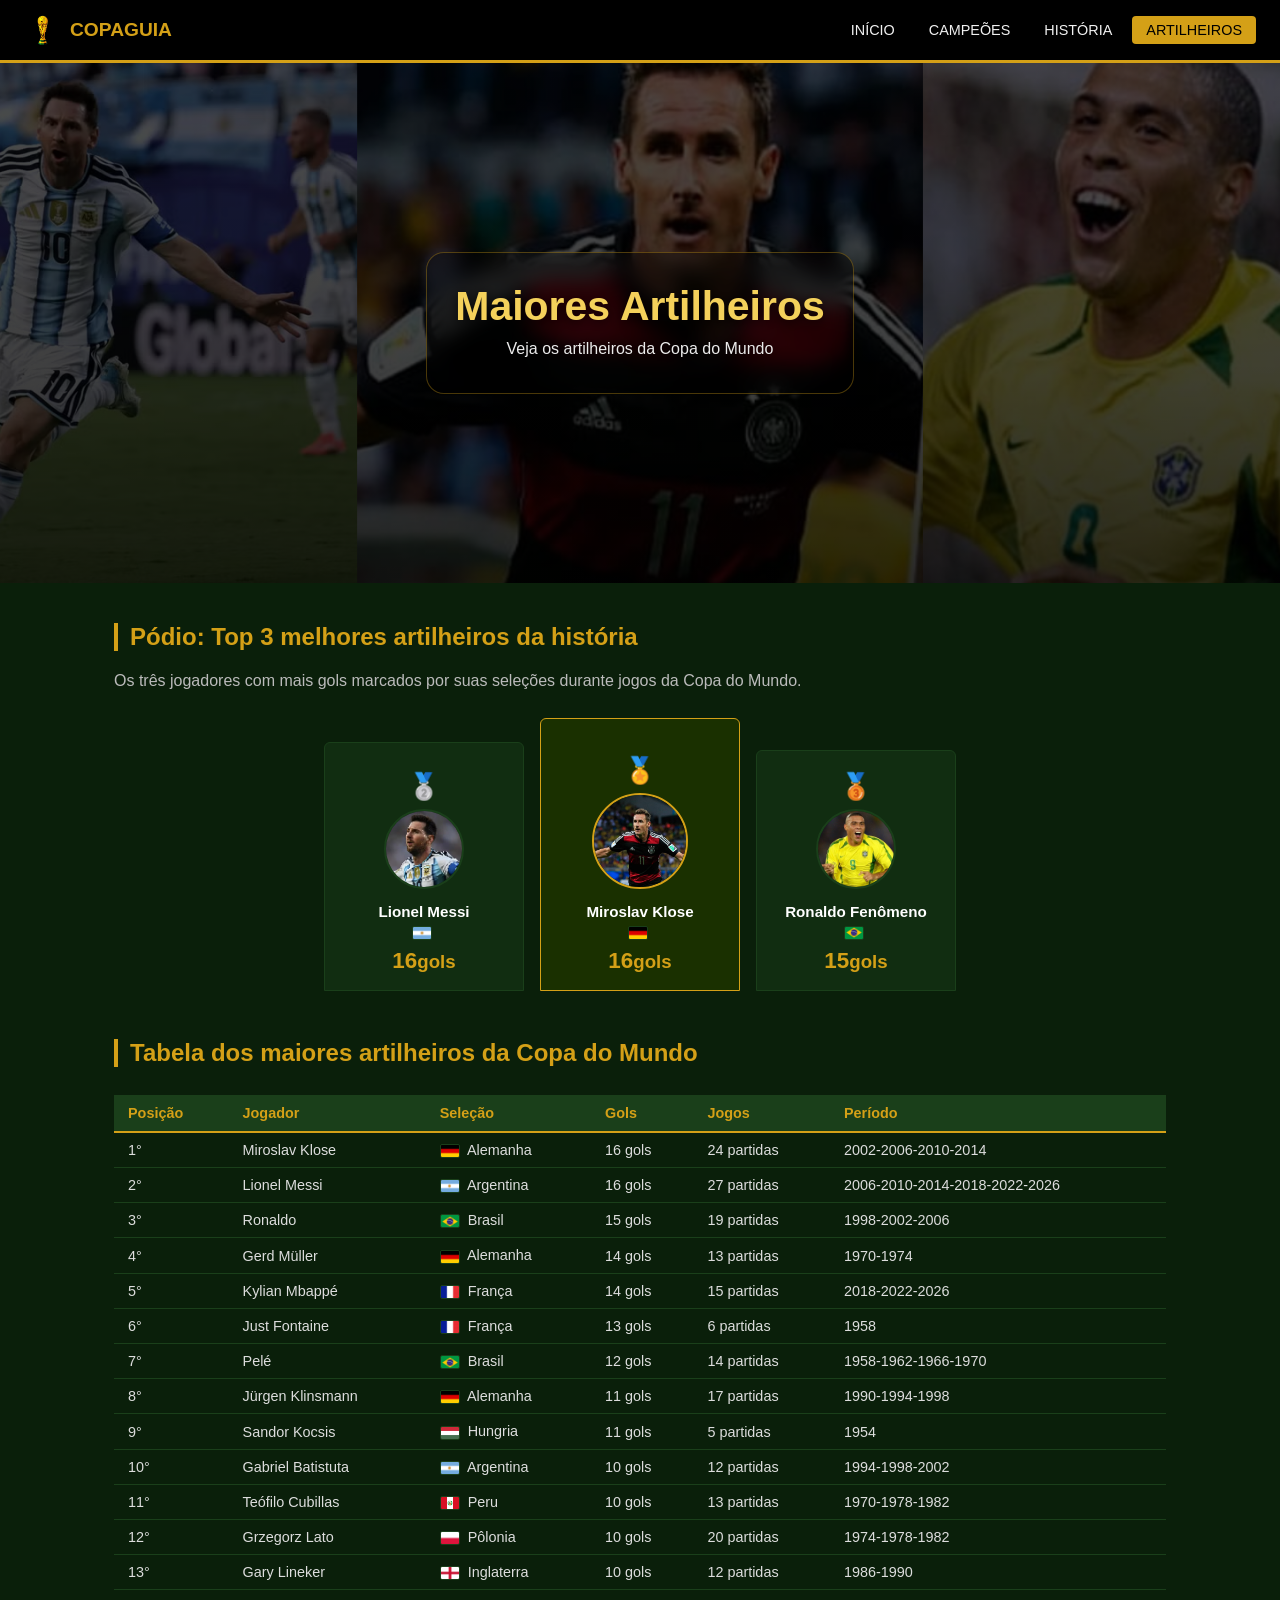
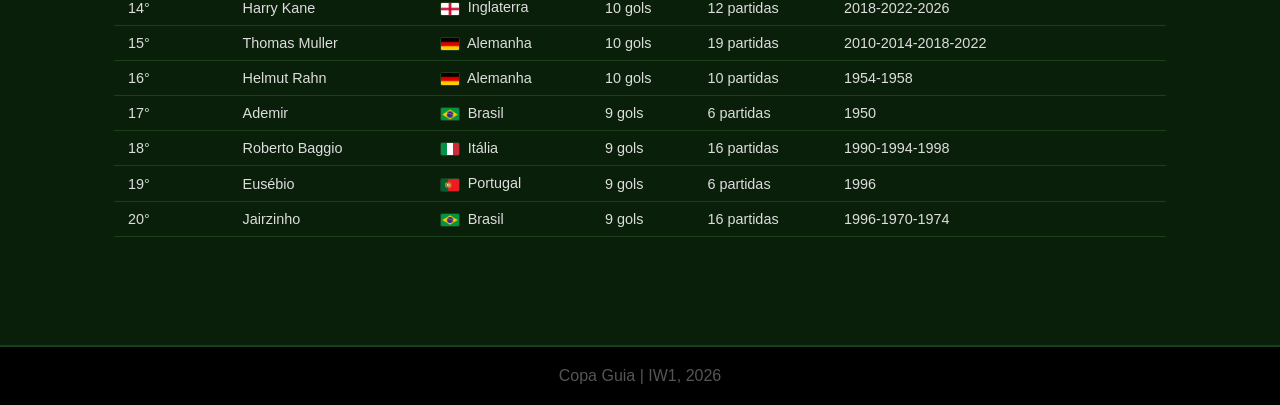
<file: artilheiros.html>
<!DOCTYPE html>
<html lang="pt-br">
<head>
    <meta charset="UTF-8">
    <meta name="viewport" content="width=device-width, initial-scale=1.0">
    <title>Artilheiros</title>
    <link rel="icon" href="img/copa-icon.png"/>
    <link rel="stylesheet" href="css/style.css">
</head>
<body>
    <nav>
        <a href="index.html" class="nav-logo">
            <img src="img/copa-icon.png" alt="Logo CopaGuia"/>
            <span>COPAGUIA</span>
        </a>
        <ul>
            <li><a href="index.html">INÍCIO</a></li>
            <li><a href="campeoes.html">CAMPEÕES</a></li>
            <li><a href="historia.html">HISTÓRIA</a></li>
            <li><a href="artilheiros.html">ARTILHEIROS</a></li>
        </ul>
    </nav>

    <header class="copa">
        <img class="copa-bg" src="img/artilheiros/artilheiros.png" alt="artilheiros da copa do mundo">
        <div class="copa-overlay"></div>
        <div class="copa-texto">
            <h1>Maiores Artilheiros</h1>
            <p>Veja os artilheiros da Copa do Mundo</p>
        </div>
    </header>

    <main>
        <section>
            <h2>Pódio: Top 3 melhores artilheiros da história</h2>
            <p>Os três jogadores com mais gols marcados por suas seleções durante jogos da Copa do Mundo.</p>

            <div class="podio">
                <div class="podio-item segundo">
                    <span class="posicao">🥈</span>
                    <img class="jogador-foto" src="img/artilheiros/lionel-messi.jpg" alt="Lionel Messi">
                    <span class="jogador-nome">Lionel Messi</span>
                    <span class="jogador-selecao">
                        <img class="bandeira" src="img/bandeiras/argentina.png" alt="argentina">
                    </span>
                    <span class="jogador-gols">16<small>gols</small></span>
                </div>

                <div class="podio-item primeiro">
                    <span class="posicao">🏅</span>
                    <img class="jogador-foto" src="img/artilheiros/miroslav-klose.png" alt="Miroslav Klose">
                    <span class="jogador-nome">Miroslav Klose</span>
                    <span class="jogador-selecao">
                        <img class="bandeira" src="img/bandeiras/alemanha.png" alt="alemanha">
                    </span>
                    <span class="jogador-gols">16<small>gols</small></span>
                </div>

                <div class="podio-item terceiro">
                    <span class="posicao">🥉</span>
                    <img class="jogador-foto" src="img/artilheiros/ronaldo-fenomeno.png" alt="Ronaldo Fenômeno">
                    <span class="jogador-nome">Ronaldo Fenômeno</span>
                    <span class="jogador-selecao">
                        <img class="bandeira" src="img/bandeiras/brasil.png" alt="brasil">
                    </span>
                    <span class="jogador-gols">15<small>gols</small></span>
                </div>

            </div>
        </section>

        <section>
            <h2>Tabela dos maiores artilheiros da Copa do Mundo</h2>

            <div class="tabela-wrap">
                <table>
                    <thead>
                        <tr>
                            <th>Posição</th>
                            <th>Jogador</th>
                            <th>Seleção</th>
                            <th>Gols</th>
                            <th>Jogos</th>
                            <th>Período</th>
                        </tr>
                    </thead>
                    <tbody>
                        <tr>
                            <td>1°</td>
                            <td>Miroslav Klose</td>
                            <td>
                                <img class="bandeira" src="img/bandeiras/alemanha.png" alt="alemanha">
                                Alemanha</td>
                            <td>16 gols</td>
                            <td>24 partidas</td>
                            <td>2002-2006-2010-2014</td>
                        </tr>

                        <tr>
                            <td>2°</td>
                            <td>Lionel Messi</td>
                            <td>
                                <img class="bandeira" src="img/bandeiras/argentina.png" alt="argentina">
                                Argentina</td>
                            <td>16 gols</td>
                            <td>27 partidas</td>
                            <td>2006-2010-2014-2018-2022-2026</td>
                        </tr>

                        <tr>
                            <td>3°</td>
                            <td>Ronaldo</td>
                            <td>
                                <img class="bandeira" src="img/bandeiras/brasil.png" alt="brasil">
                                Brasil</td>
                            <td>15 gols</td>
                            <td>19 partidas</td>
                            <td>1998-2002-2006</td>
                        </tr>


                        <tr>
                            <td>4°</td>
                            <td>Gerd Müller</td>
                            <td>
                                <img class="bandeira" src="img/bandeiras/alemanha.png" alt="alemanha">
                                Alemanha</td>
                            <td>14 gols</td>
                            <td>13 partidas</td>
                            <td>1970-1974</td>
                        </tr>

                        <tr>
                            <td>5°</td>
                            <td>Kylian Mbappé</td>
                            <td>
                                <img class="bandeira" src="img/bandeiras/franca.png" alt="frança">
                                França</td>
                            <td>14 gols</td>
                            <td>15 partidas</td>
                            <td>2018-2022-2026</td>
                        </tr>

                        <tr>
                            <td>6°</td>
                            <td>Just Fontaine</td>
                            <td>
                                <img class="bandeira" src="img/bandeiras/franca.png" alt="frança">
                                França</td>
                            <td>13 gols</td>
                            <td>6 partidas</td>
                            <td>1958</td>
                        </tr>


                        <tr>
                            <td>7°</td>
                            <td>Pelé</td>
                            <td>
                                <img class="bandeira" src="img/bandeiras/brasil.png" alt="brasil">
                                Brasil</td>
                            <td>12 gols</td>
                            <td>14 partidas</td>
                            <td>1958-1962-1966-1970</td>
                        </tr>


                        <tr>
                            <td>8°</td>
                            <td>Jürgen Klinsmann</td>
                            <td>
                                <img class="bandeira" src="img/bandeiras/alemanha.png" alt="alemanha">
                                Alemanha</td>
                            <td>11 gols</td>
                            <td>17 partidas</td>
                            <td>1990-1994-1998</td>
                        </tr>


                        <tr>
                            <td>9°</td>
                            <td>Sandor Kocsis</td>
                            <td>
                                <img class="bandeira" src="img/bandeiras/hungria.png" alt="hungria">
                                Hungria</td>
                            <td>11 gols</td>
                            <td>5 partidas</td>
                            <td>1954</td>
                        </tr>

                        <tr>
                            <td>10°</td>
                            <td>Gabriel Batistuta</td>
                            <td>
                                <img class="bandeira" src="img/bandeiras/argentina.png" alt="argentina">
                                Argentina</td>
                            <td>10 gols</td>
                            <td>12 partidas</td>
                            <td>1994-1998-2002</td>
                        </tr>

                        <tr>
                            <td>11°</td>
                            <td>Teófilo Cubillas</td>
                            <td>
                                <img class="bandeira" src="img/bandeiras/peru.png" alt="peru">
                                Peru</td>
                            <td>10 gols</td>
                            <td>13 partidas</td>
                            <td>1970-1978-1982</td>
                        </tr>

                        <tr>
                            <td>12°</td>
                            <td>Grzegorz Lato</td>
                            <td>
                                <img class="bandeira" src="img/bandeiras/polonia.png" alt="polonia">
                                Pôlonia</td>
                            <td>10 gols</td>
                            <td>20 partidas</td>
                            <td>1974-1978-1982</td>
                        </tr>

                        <tr>
                            <td>13°</td>
                            <td>Gary Lineker</td>
                            <td>
                                <img class="bandeira" src="img/bandeiras/inglaterra.png" alt="inglaterra">
                                Inglaterra</td>
                            <td>10 gols</td>
                            <td>12 partidas</td>
                            <td>1986-1990</td>
                        </tr>
                    

                        <tr>
                            <td>14°</td>
                            <td>Harry Kane</td>
                            <td>
                                <img class="bandeira" src="img/bandeiras/inglaterra.png" alt="inglaterra">
                                Inglaterra</td>
                            <td>10 gols</td>
                            <td>12 partidas</td>
                            <td>2018-2022-2026</td>
                        </tr>

                        <tr>
                            <td>15°</td>
                            <td>Thomas Muller</td>
                            <td>
                                <img class="bandeira" src="img/bandeiras/alemanha.png" alt="alemanha">
                                Alemanha</td>
                            <td>10 gols</td>
                            <td>19 partidas</td>
                            <td>2010-2014-2018-2022</td>
                        </tr>

                        <tr>
                            <td>16°</td>
                            <td>Helmut Rahn</td>
                            <td>
                                <img class="bandeira" src="img/bandeiras/alemanha.png" alt="alemanha">
                                Alemanha</td>
                            <td>10 gols</td>
                            <td>10 partidas</td>
                            <td>1954-1958</td>
                        </tr>

                        <tr>
                            <td>17°</td>
                            <td>Ademir</td>
                            <td>
                                <img class="bandeira" src="img/bandeiras/brasil.png" alt="brasil">
                                Brasil</td>
                            <td>9 gols</td>
                            <td>6 partidas</td>
                            <td>1950</td>
                        </tr>

                        <tr>
                            <td>18°</td>
                            <td>Roberto Baggio</td>
                            <td>
                                <img class="bandeira" src="img/bandeiras/italia.png" alt="italia">
                                Itália</td>
                            <td>9 gols</td>
                            <td>16 partidas</td>
                            <td>1990-1994-1998</td>
                        </tr>

                        <tr>
                            <td>19°</td>
                            <td>Eusébio</td>
                            <td>
                                <img class="bandeira" src="img/bandeiras/portugal.png" alt="portugal">
                                Portugal</td>
                            <td>9 gols</td>
                            <td>6 partidas</td>
                            <td>1996</td>
                        </tr>

                        <tr>
                            <td>20°</td>
                            <td>Jairzinho</td>
                            <td>
                                <img class="bandeira" src="img/bandeiras/brasil.png" alt="brasil">
                                Brasil</td>
                            <td>9 gols</td>
                            <td>16 partidas</td>
                            <td>1996-1970-1974</td>
                        </tr>
                    </tbody>
                </table>
            </div>
        </section>
    </main>
    
    <footer>
        <p>Copa Guia | IW1, 2026</p>
    </footer>

    <script src="js/main.js"></script>
</body>
</html>
</file>
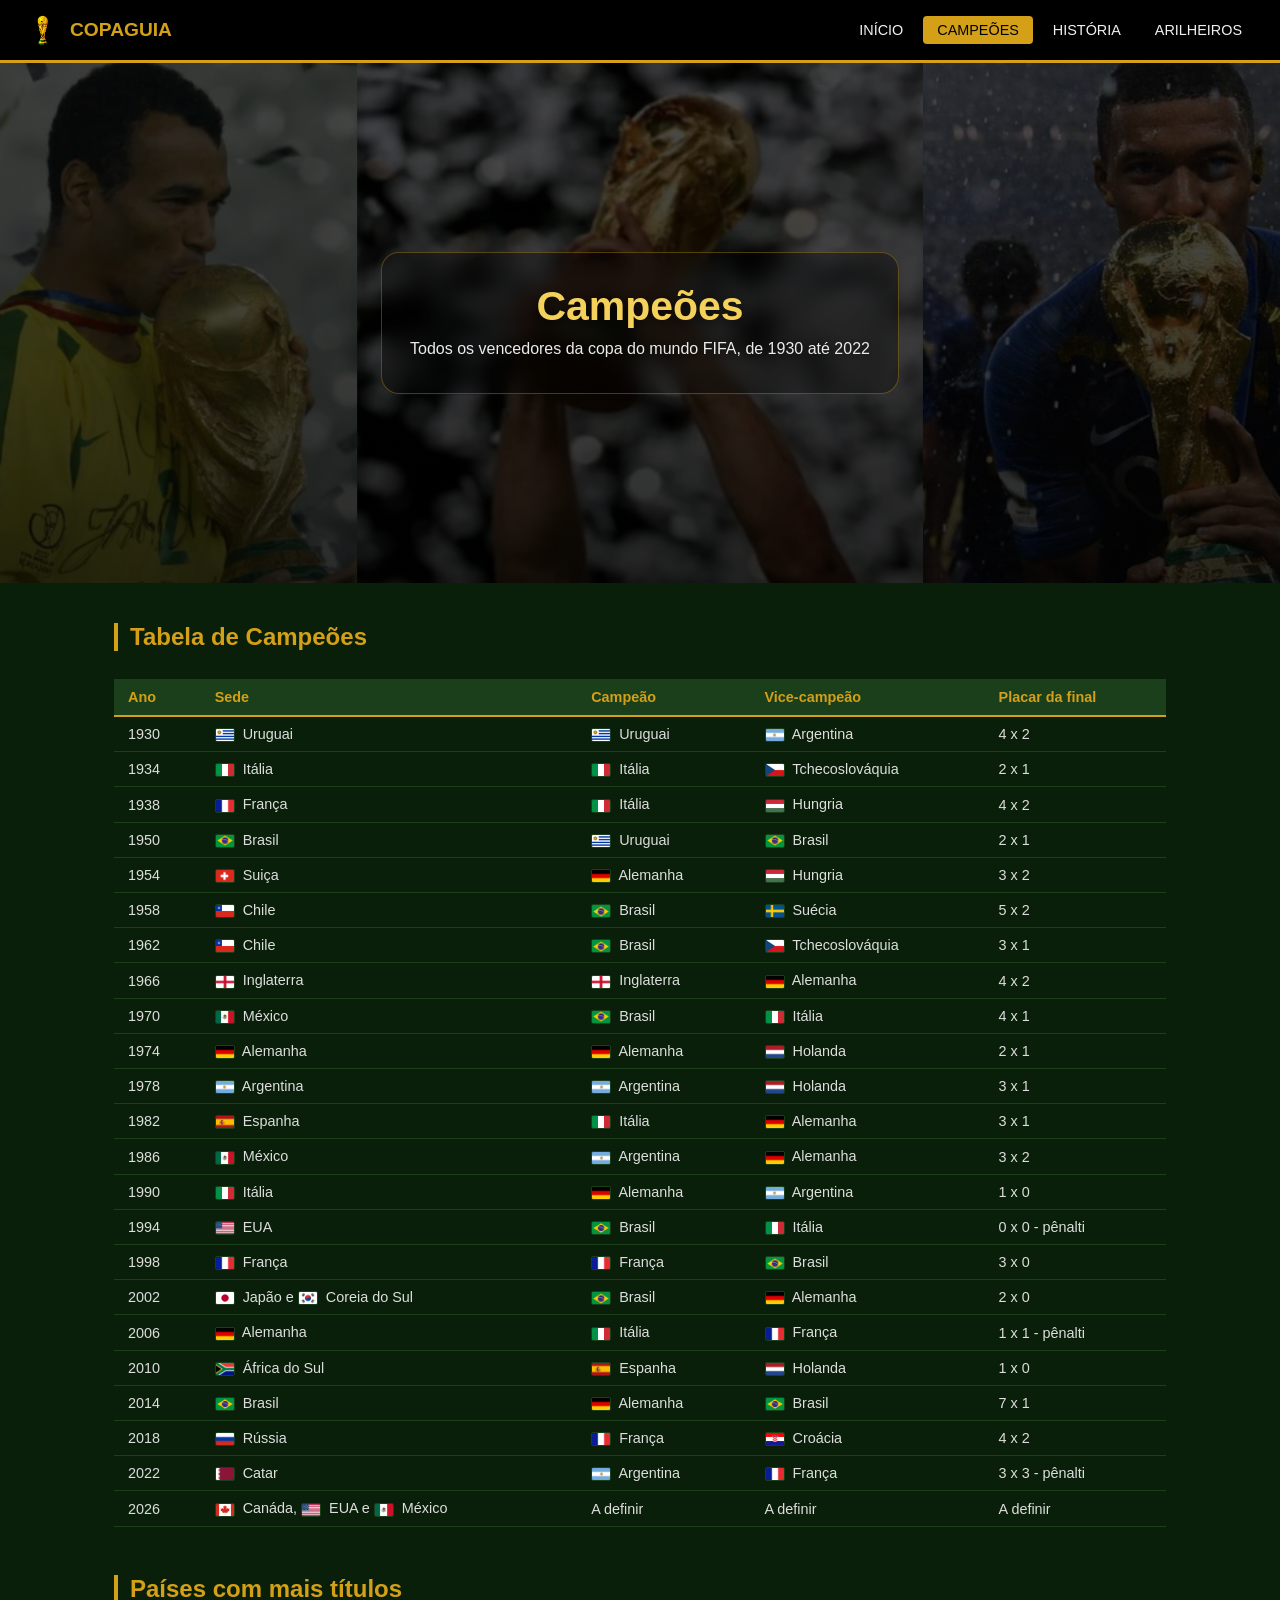
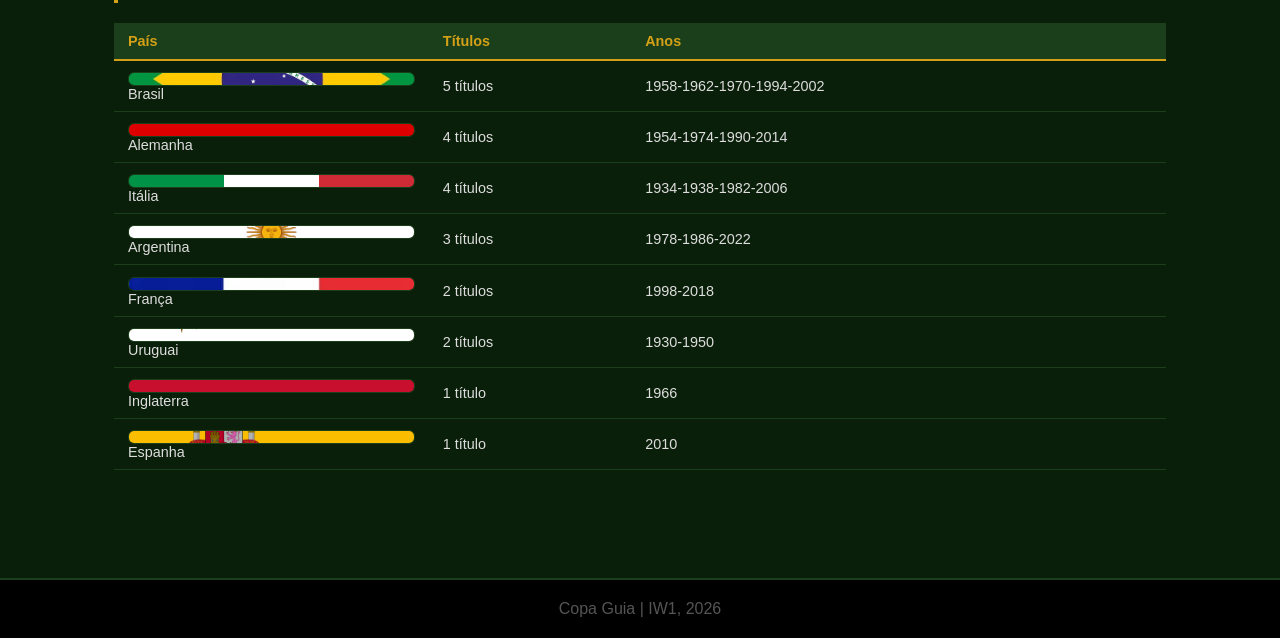
<file: campeoes.html>
<!DOCTYPE html>
<html lang="pt-br">
<head>
    <meta charset="UTF-8">
    <meta name="viewport" content="width=device-width, initial-scale=1.0">
    <title>Campeões</title>
    <link rel="icon" href="img/copa-icon.png"/>
    <link rel="stylesheet" href="css/style.css">
</head>
<body>
    <nav>
        <a href="index.html" class="nav-logo">
            <img src="img/copa-icon.png" alt="Logo CopaGuia"/>
            <span>COPAGUIA</span>
        </a>
        <ul>
            <li><a href="index.html">INÍCIO</a></li>
            <li><a href="campeoes.html">CAMPEÕES</a></li>
            <li><a href="historia.html">HISTÓRIA</a></li>
            <li><a href="artilheiros.html">ARILHEIROS</a></li>
        </ul>
    </nav>

    <header class="copa">
        <img class="copa-bg" src="img/campeoes/campeoes.png" alt="campeões da copa do mundo">
        <div class="copa-overlay"></div>
        <div class="copa-texto">
            <h1>Campeões</h1>
            <p>Todos os vencedores da copa do mundo FIFA, de 1930 até 2022</p>
        </div>
    </header> 

    <main>
        <section>
            <h2>Tabela de Campeões</h2>
            <div class="tabela-wrap">
                <table>
                    <thead>
                        <tr>
                            <th>Ano</th>
                            <th>Sede</th>
                            <th>Campeão</th>
                            <th>Vice-campeão</th>
                            <th>Placar da final</th>
                        </tr>
                    </thead>

                    <tbody>     
                        <tr>
                            <td>1930</td>
                            <td>
                                <img class="bandeira" src="img/bandeiras/uruguai.png" alt="uruguai">
                                Uruguai</td>
                            <td>
                                <img class="bandeira" src="img/bandeiras/uruguai.png" alt="uruguai">
                                Uruguai</td>
                            <td>
                                <img class="bandeira" src="img/bandeiras/argentina.png" alt="argentina">
                                Argentina</td>
                            <td>4 x 2</td>
                        </tr>

                        <tr>
                            <td>1934</td>
                            <td>
                                <img class="bandeira" src="img/bandeiras/italia.png" alt="itália">
                                Itália</td>
                            <td>
                                <img class="bandeira" src="img/bandeiras/italia.png" alt="itália">
                                Itália</td>
                            <td>
                                <img class="bandeira" src="img/bandeiras/tchecoslovakia.png" alt="tchecoslováquia">
                                Tchecoslováquia</td>
                            <td>2 x 1</td>
                        </tr>

                        <tr>
                            <td>1938</td>
                            <td>
                                <img class="bandeira" src="img/bandeiras/franca.png" alt="frança">
                                França</td>
                            <td>
                                <img class="bandeira" src="img/bandeiras/italia.png" alt="itália">
                                Itália</td>
                            <td>
                                <img class="bandeira" src="img/bandeiras/hungria.png" alt="hungria">
                                Hungria</td>
                            <td>4 x 2</td>
                        </tr>

                        <tr>
                            <td>1950</td>
                            <td>
                                <img class="bandeira" src="img/bandeiras/brasil.png" alt="brasil">
                                Brasil</td>
                            <td>
                                <img class="bandeira" src="img/bandeiras/uruguai.png" alt="uruguai">
                                Uruguai</td>
                            <td>
                                <img class="bandeira" src="img/bandeiras/brasil.png" alt="brasil">
                                Brasil</td>
                            <td>2 x 1</td>
                        </tr>

                        <tr>
                            <td>1954</td>
                            <td>
                                <img class="bandeira" src="img/bandeiras/suica.png" alt="suiça">
                                Suiça</td>
                            <td>
                                <img class="bandeira" src="img/bandeiras/alemanha.png" alt="alemanha">
                                Alemanha</td>
                            <td>
                                <img class="bandeira" src="img/bandeiras/hungria.png" alt="hungria">
                                Hungria</td>
                            <td>3 x 2</td>
                        </tr>

                        <tr>
                            <td>1958</td>
                            <td>
                                <img class="bandeira" src="img/bandeiras/chile.png" alt="chile">
                                Chile</td>
                            <td>
                                <img class="bandeira" src="img/bandeiras/brasil.png" alt="brasil">
                                Brasil</td>
                            <td>
                                <img class="bandeira" src="img/bandeiras/suecia.png" alt="suécia">
                                Suécia</td>
                            <td>5 x 2</td>
                        </tr>

                        <tr>
                            <td>1962</td>
                            <td>
                                <img class="bandeira" src="img/bandeiras/chile.png" alt="chile">
                                Chile</td>
                            <td>
                                <img class="bandeira" src="img/bandeiras/brasil.png" alt="brasil">
                                Brasil</td>
                            <td>
                                <img class="bandeira" src="img/bandeiras/tchecoslovakia.png" alt="tchecoslováquia">
                                Tchecoslováquia</td>
                            <td>3 x 1</td>
                        </tr>

                        <tr>
                            <td>1966</td>
                            <td>
                                <img class="bandeira" src="img/bandeiras/inglaterra.png" alt="inglaterra">
                                Inglaterra</td>
                            <td>
                                <img class="bandeira" src="img/bandeiras/inglaterra.png" alt="inglaterra">
                                Inglaterra</td>
                            <td>
                                <img class="bandeira" src="img/bandeiras/alemanha.png" alt="alemanha">
                                Alemanha</td>
                            <td>4 x 2</td>
                        </tr>

                        <tr>
                            <td>1970</td>
                            <td>
                                <img class="bandeira" src="img/bandeiras/mexico.png" alt="méxico">
                                México</td>
                            <td>
                                <img class="bandeira" src="img/bandeiras/brasil.png" alt="brasil">
                                Brasil</td>
                            <td>
                                <img class="bandeira" src="img/bandeiras/italia.png" alt="itália">
                                Itália</td>
                            <td>4 x 1</td>
                        </tr>

                        <tr>
                            <td>1974</td>
                            <td>
                                <img class="bandeira" src="img/bandeiras/alemanha.png" alt="alemanha">
                                Alemanha</td>
                            <td>
                                <img class="bandeira" src="img/bandeiras/alemanha.png" alt="alemanha">
                                Alemanha</td>
                            <td>
                                <img class="bandeira" src="img/bandeiras/holanda.png" alt="holanda">
                                Holanda</td>
                            <td>2 x 1</td>
                        </tr>

                        <tr>
                            <td>1978</td>
                            <td>
                                <img class="bandeira" src="img/bandeiras/argentina.png" alt="argentina">
                                Argentina</td>
                            <td>
                                <img class="bandeira" src="img/bandeiras/argentina.png" alt="argentina">
                                Argentina</td>
                            <td>
                                <img class="bandeira" src="img/bandeiras/holanda.png" alt="holanda">
                                Holanda</td>
                            <td>3 x 1</td>
                        </tr>


                        <tr>
                            <td>1982</td>
                            <td>
                                <img class="bandeira" src="img/bandeiras/espanha.png" alt="espanha">
                                Espanha</td>
                            <td>
                                <img class="bandeira" src="img/bandeiras/italia.png" alt="itália">
                                Itália</td>
                            <td>
                                <img class="bandeira" src="img/bandeiras/alemanha.png" alt="alemanha">
                                Alemanha</td>
                            <td>3 x 1</td>
                        </tr>

                        <tr>
                            <td>1986</td>
                            <td>
                                <img class="bandeira" src="img/bandeiras/mexico.png" alt="méxico">
                                México</td>
                            <td>
                                <img class="bandeira" src="img/bandeiras/argentina.png" alt="argentina">
                                Argentina</td>
                            <td>
                                <img class="bandeira" src="img/bandeiras/alemanha.png" alt="alemanha">
                                Alemanha</td>
                            <td>3 x 2</td>
                        </tr>

                        <tr>
                            <td>1990</td>
                            <td>
                                <img class="bandeira" src="img/bandeiras/italia.png" alt="itália">
                                Itália</td>
                            <td>
                                <img class="bandeira" src="img/bandeiras/alemanha.png" alt="alemanha">
                                Alemanha</td>
                            <td>
                                <img class="bandeira" src="img/bandeiras/argentina.png" alt="argentina">
                                Argentina</td>
                            <td>1 x 0</td>
                        </tr>

                        <tr>
                            <td>1994</td>
                            <td>
                                <img class="bandeira" src="img/bandeiras/eua.png" alt="eua">
                                EUA</td>
                            <td>
                                <img class="bandeira" src="img/bandeiras/brasil.png" alt="brasil">
                                Brasil</td>
                            <td>
                                <img class="bandeira" src="img/bandeiras/italia.png" alt="itália">
                                Itália</td>
                            <td>0 x 0 - pênalti</td>
                        </tr>

                        <tr>
                            <td>1998</td>
                            <td>
                                <img class="bandeira" src="img/bandeiras/franca.png" alt="frança">
                                França</td>
                            <td>
                                <img class="bandeira" src="img/bandeiras/franca.png" alt="frança">
                                França</td>
                            <td>
                                <img class="bandeira" src="img/bandeiras/brasil.png" alt="brasil">
                                Brasil</td>
                            <td>3 x 0</td>
                        </tr>

                        <tr>
                            <td>2002</td>
                            <td>
                                <img class="bandeira" src="img/bandeiras/japao.png" alt="japão">
                                Japão e 
                                <img class="bandeira" src="img/bandeiras/coreiadosul.png" alt="coreia do sul">
                                Coreia do Sul</td>
                            <td>
                                <img class="bandeira" src="img/bandeiras/brasil.png" alt="brasil">
                                Brasil</td>
                            <td>
                                <img class="bandeira" src="img/bandeiras/alemanha.png" alt="alemanha">
                                Alemanha</td>
                            <td>2 x 0</td>
                        </tr>

                        <tr>
                            <td>2006</td>
                            <td>
                                <img class="bandeira" src="img/bandeiras/alemanha.png" alt="alemanha">
                                Alemanha</td>
                            <td>
                                <img class="bandeira" src="img/bandeiras/italia.png" alt="itália">
                                Itália</td>
                            <td>
                                <img class="bandeira" src="img/bandeiras/franca.png" alt="frança">
                                França</td>
                            <td>1 x 1 - pênalti</td>
                        </tr>

                        <tr>
                            <td>2010</td>
                            <td>
                                <img class="bandeira" src="img/bandeiras/africadosul.png" alt="áfrica do sul">
                                África do Sul</td>
                            <td>
                                <img class="bandeira" src="img/bandeiras/espanha.png" alt="espanha">
                                Espanha</td>
                            <td>
                                <img class="bandeira" src="img/bandeiras/holanda.png" alt="holanda">
                                Holanda</td>
                            <td>1 x 0</td>
                        </tr>

                        <tr>
                            <td>2014</td>
                            <td>
                                <img class="bandeira" src="img/bandeiras/brasil.png" alt="brasil">
                                Brasil</td>
                            <td>
                                <img class="bandeira" src="img/bandeiras/alemanha.png" alt="alemanha">
                                Alemanha</td>
                            <td>
                                <img class="bandeira" src="img/bandeiras/brasil.png" alt="brasil">
                                Brasil</td>
                            <td>7 x 1</td>
                        </tr>

                        <tr>
                            <td>2018</td>
                            <td>
                                <img class="bandeira" src="img/bandeiras/russia.png" alt="rússia">
                                Rússia</td>
                            <td>
                                <img class="bandeira" src="img/bandeiras/franca.png" alt="frança">
                                França</td>
                            <td>
                                <img class="bandeira" src="img/bandeiras/croacia.png" alt="croácia">
                                Croácia</td>
                            <td>4 x 2</td>
                        </tr>

                        <tr>
                            <td>2022</td>
                            <td>
                                <img class="bandeira" src="img/bandeiras/catar.png" alt="catar">
                                Catar</td>
                            <td>
                                <img class="bandeira" src="img/bandeiras/argentina.png" alt="argentina">
                                Argentina</td>
                            <td>
                                <img class="bandeira" src="img/bandeiras/franca.png" alt="frança">
                                França</td>
                            <td>3 x 3 - pênalti</td>
                        </tr>

                        <tr>
                            <td>2026</td>
                            <td>
                                <img class="bandeira" src="img/bandeiras/canada.png" alt="canáda">
                                Canáda, 
                                <img class="bandeira" src="img/bandeiras/eua.png" alt="eua">
                                EUA e 
                                <img class="bandeira" src="img/bandeiras/mexico.png" alt="méxico">
                                México</td>
                            <td>A definir</td>
                            <td>A definir</td>
                            <td>A definir</td>
                        </tr>
                    </tbody>
                </table>
            </div>

        </section>

        <section>
            <h2>Países com mais títulos</h2>

            <div class="imagem-bloco">
                <table>
                    <thead>
                        <tr>
                            <th>País</th>
                            <th>Títulos</th>
                            <th>Anos</th>
                        </tr>
                    </thead>

                    <tbody>
                        <tr>
                            <td>
                                <img class="bandeira" src="img/bandeiras/brasil.png" alt="brasil">
                                Brasil</td>
                            <td>5 títulos</td>
                            <td>1958-1962-1970-1994-2002</td>
                        </tr>

                        <tr>
                            <td>
                                <img class="bandeira" src="img/bandeiras/alemanha.png" alt="alemanha">
                                Alemanha</td>
                            <td>4 títulos</td>
                            <td>1954-1974-1990-2014</td>
                        </tr>

                        <tr>
                            <td>
                                <img class="bandeira" src="img/bandeiras/italia.png" alt="itália">
                                Itália</td>
                            <td>4 títulos</td>
                            <td>1934-1938-1982-2006</td>
                        </tr>

                        <tr>
                            <td>
                                <img class="bandeira" src="img/bandeiras/argentina.png" alt="argentina">
                                Argentina</td>
                            <td>3 títulos</td>
                            <td>1978-1986-2022</td>
                        </tr>

                        <tr>
                            <td>
                                <img class="bandeira" src="img/bandeiras/franca.png" alt="frança">
                                França</td>
                            <td>2 títulos</td>
                            <td>1998-2018</td>
                        </tr>

                        <tr>
                            <td>
                                <img class="bandeira" src="img/bandeiras/uruguai.png" alt="uruguai">
                                Uruguai</td>
                            <td>2 títulos</td>
                            <td>1930-1950</td>
                        </tr>

                        <tr>
                            <td>
                                <img class="bandeira" src="img/bandeiras/inglaterra.png" alt="inglaterra">
                                Inglaterra</td>
                            <td>1 título</td>
                            <td>1966</td>
                        </tr>

                        <tr>
                            <td>
                                <img class="bandeira" src="img/bandeiras/espanha.png" alt="espanha">
                                Espanha</td>
                            <td>1 título</td>
                            <td>2010</td>
                        </tr>
                    </tbody>
                </table>
            </div>
        </section>
    </main>
    
    <footer>
        <p>Copa Guia | IW1, 2026</p>
    </footer>

    <script src="js/main.js"></script>
</body>
</html>
</file>
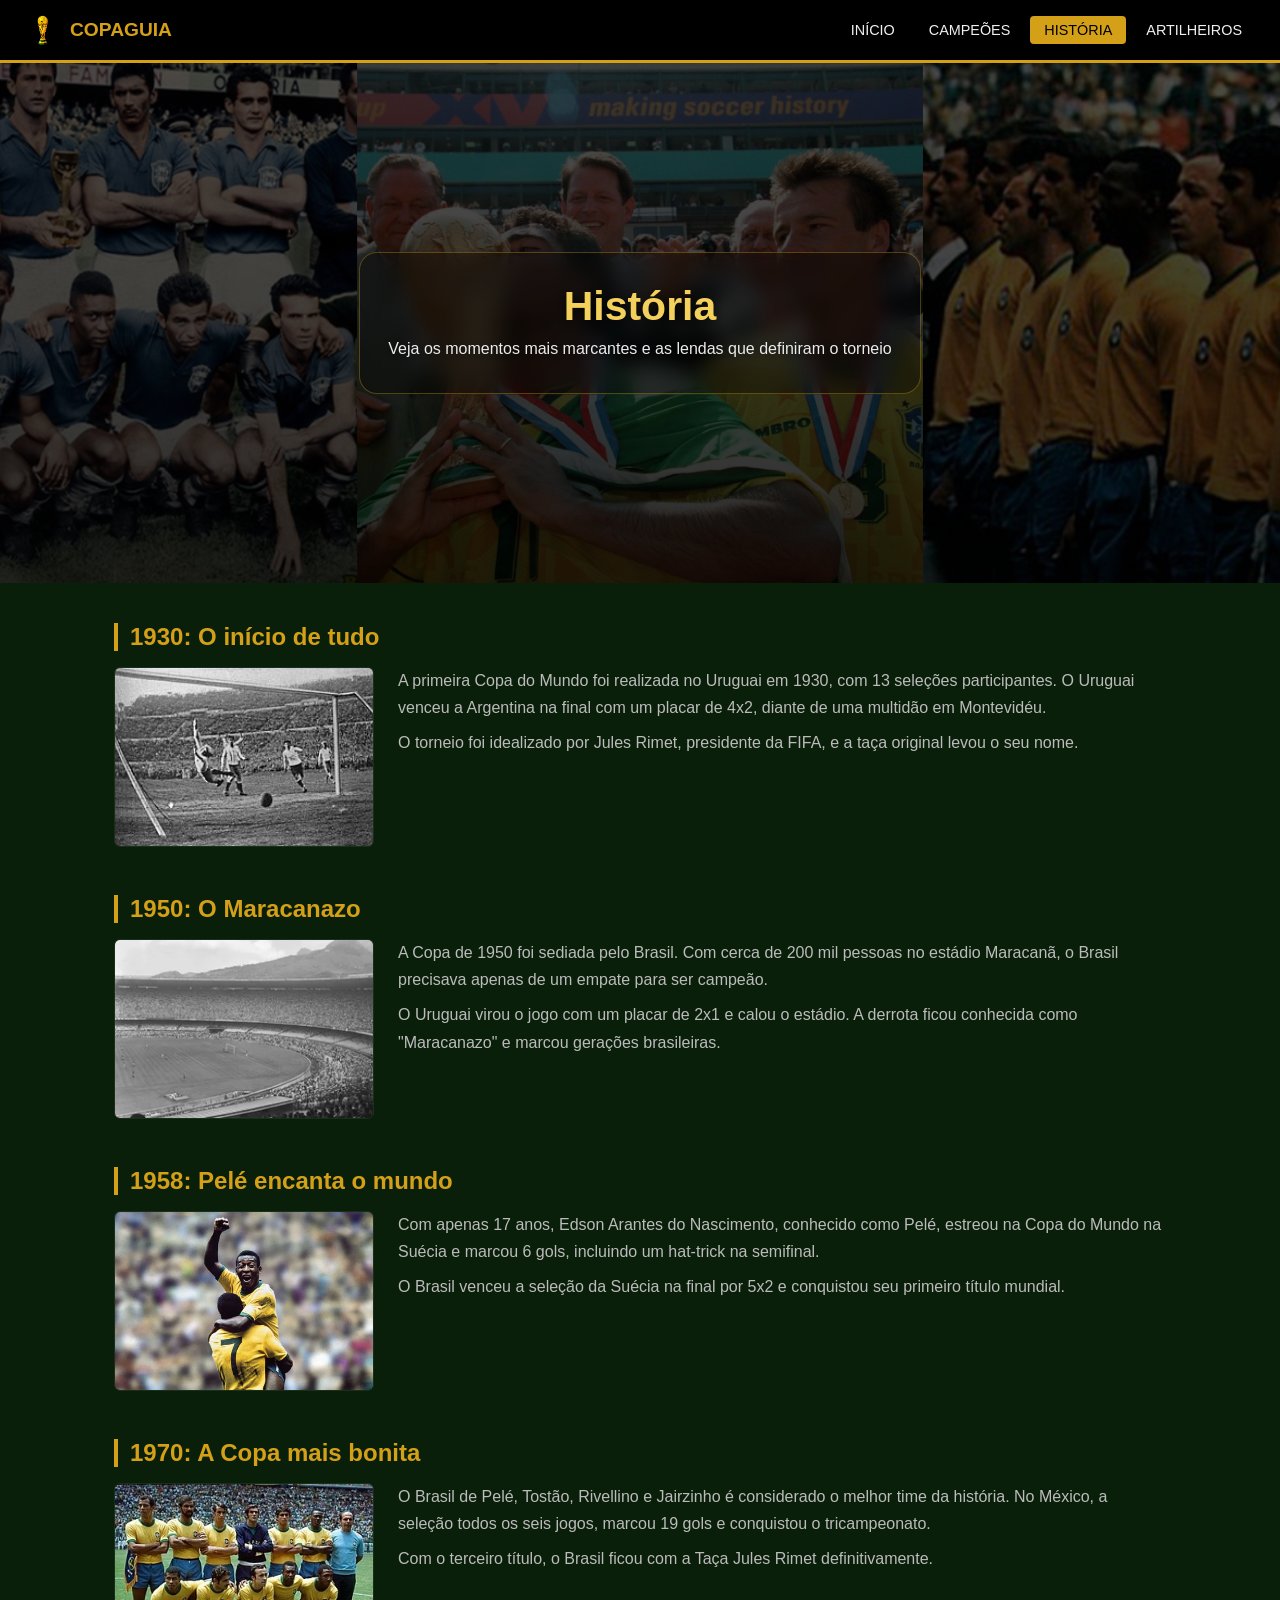
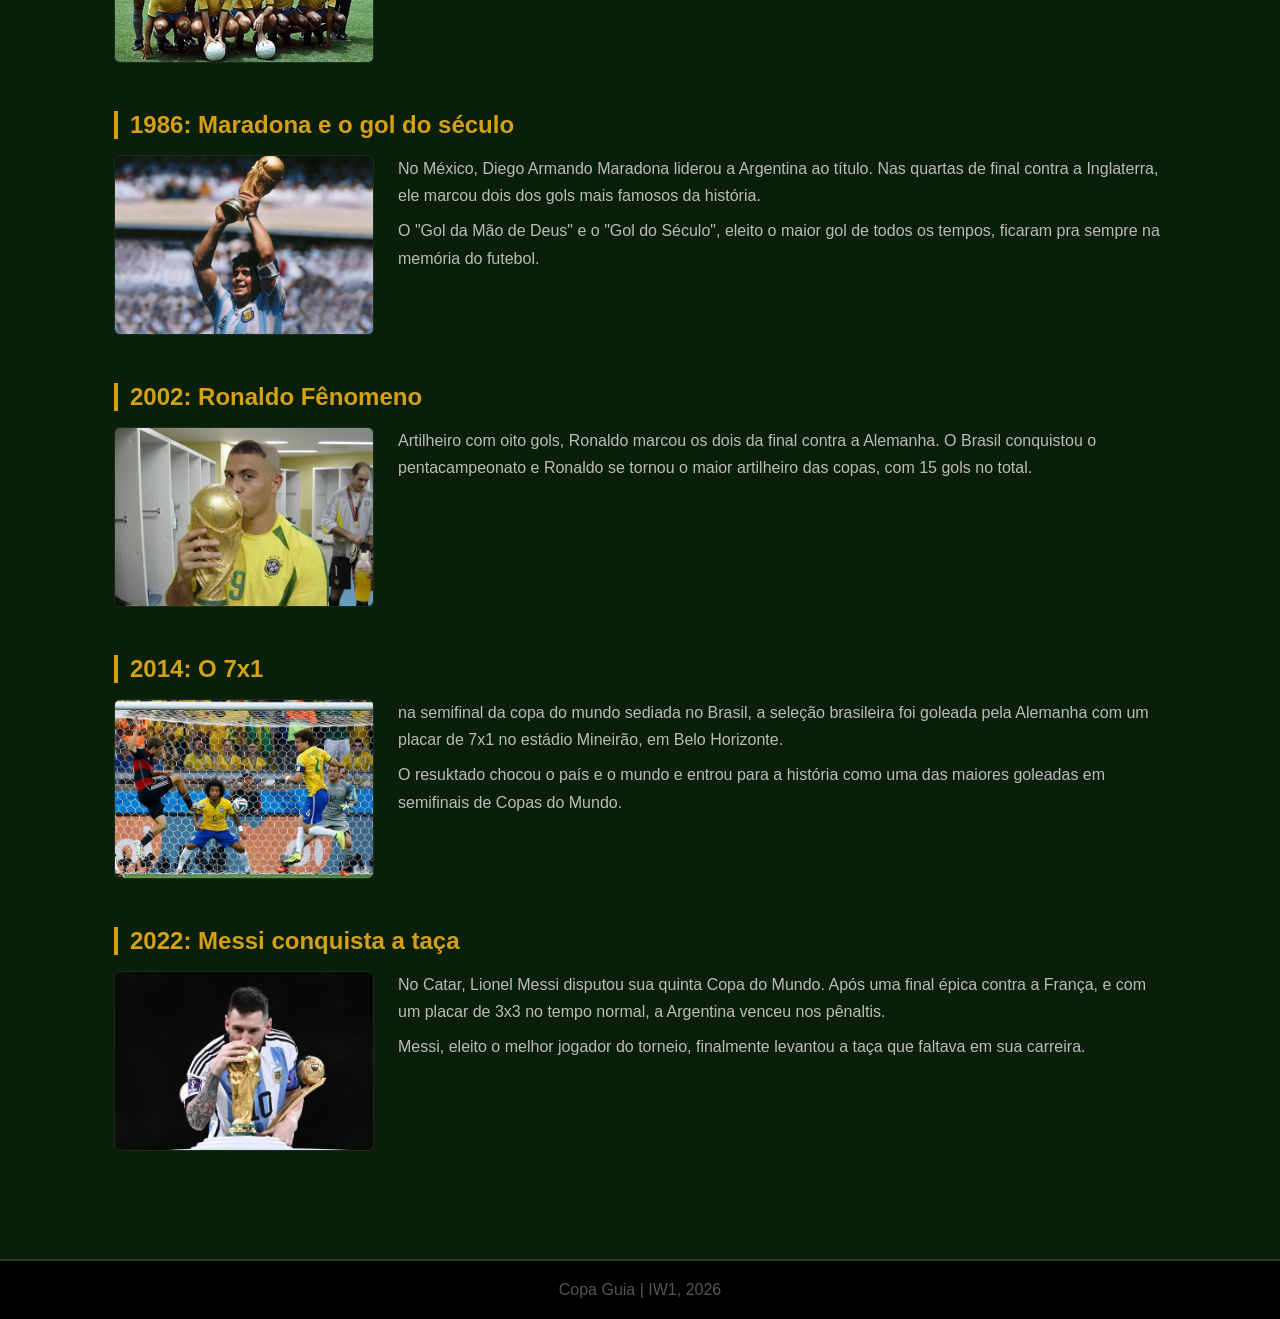
<file: historia.html>
<!DOCTYPE html>
<html lang="pt-br">
<head>
    <meta charset="UTF-8">
    <meta name="viewport" content="width=device-width, initial-scale=1.0">
    <title>História</title>
    <link rel="icon" href="img/copa-icon.png"/>
    <link rel="stylesheet" href="css/style.css">
</head>
<body>
    <nav>
        <a href="index.html" class="nav-logo">
            <img src="img/copa-icon.png" alt="Logo CopaGuia"/>
            <span>COPAGUIA</span>
        </a>
        <ul>
            <li><a href="index.html">INÍCIO</a></li>
            <li><a href="campeoes.html">CAMPEÕES</a></li>
            <li><a href="historia.html">HISTÓRIA</a></li>
            <li><a href="artilheiros.html">ARTILHEIROS</a></li>
        </ul>
    </nav>

    <header class="copa">
        <img class="copa-bg" src="img/historia/historia.png" alt="história da copa do mundo">
        <div class="copa-overlay"></div>
        <div class="copa-texto">
            <h1>História</h1>
            <p>Veja os momentos mais marcantes e as lendas que definiram o torneio</p>
        </div>
    </header>

    <main>
        <section>
            <h2>1930: O início de tudo</h2>
            <div class="bloco-lateral">
                <img src="img/historia/copa-uruguai-1930.png" alt="Copa do Uruguai - 1930">
                <div class="texto">
                    <p>A primeira Copa do Mundo foi realizada no Uruguai em 1930, com 13 seleções participantes. O Uruguai venceu a Argentina na final com um placar de 4x2, diante de uma multidão em Montevidéu.</p>
                    <p>O torneio foi idealizado por Jules Rimet, presidente da FIFA, e a taça original levou o seu nome.</p>
                </div>
            </div>
        </section>

        <section>
            <h2>1950: O Maracanazo</h2>
            <div class="bloco-lateral">
                <img src="img/historia/maracanazo-1950.png" alt="Maracanazo em 1950">
                <div class="texto">
                    <p>A Copa de 1950 foi sediada pelo Brasil. Com cerca de 200 mil pessoas no estádio Maracanã, o Brasil precisava apenas de um empate para ser campeão.</p>
                    <p>O Uruguai virou o jogo com um placar de 2x1 e calou o estádio. A derrota ficou conhecida como "Maracanazo" e marcou gerações brasileiras.</p>
                </div>
            </div>
        </section>

        <section>
            <h2>1958: Pelé encanta o mundo</h2>
            <div class="bloco-lateral">
                <img src="img/historia/pele-1958.png" alt="Pelé na copa de 1958">
                <div class="texto">
                    <p>Com apenas 17 anos, Edson Arantes do Nascimento, conhecido como Pelé, estreou na Copa do Mundo na Suécia e marcou 6 gols, incluindo um hat-trick na semifinal.</p>
                    <p>O Brasil venceu a seleção da Suécia na final por 5x2 e conquistou seu primeiro título mundial.</p>
                </div>
            </div>
        </section>

        <section>
            <h2>1970: A Copa mais bonita</h2>
            <div class="bloco-lateral">
                <img src="img/historia/brasil-copa-1970.png" alt="Brasil na Copa de 1970">
                <div class="texto">
                    <p>O Brasil de Pelé, Tostão, Rivellino e Jairzinho é considerado o melhor time da história. No México, a seleção todos os seis jogos, marcou 19 gols e conquistou o tricampeonato.</p>
                    <p>Com o terceiro título, o Brasil ficou com a Taça Jules Rimet definitivamente.</p>
                </div>
            </div>
        </section>

        <section>
            <h2>1986: Maradona e o gol do século</h2>
            <div class="bloco-lateral">
                <img src="img/historia/maradona-1986.png" alt="Maradona na Copa de 1986">
                <div class="texto">
                    <p>No México, Diego Armando Maradona liderou a Argentina ao título. Nas quartas de final contra a Inglaterra, ele marcou dois dos gols mais famosos da história.</p>
                    <p>O "Gol da Mão de Deus" e o "Gol do Século", eleito o maior gol de todos os tempos, ficaram pra sempre na memória do futebol.</p>
                </div>
            </div>
        </section>

        <section>
            <h2>2002: Ronaldo Fênomeno</h2>
            <div class="bloco-lateral">
                <img src="img/historia/fenomeno-2002.png" alt="Ronaldo Fênomeno na Copa de 2002">
                <div class="texto">
                    <p>Artilheiro com oito gols, Ronaldo marcou os dois da final contra a Alemanha. O Brasil conquistou o pentacampeonato e Ronaldo se tornou o maior artilheiro das copas, com 15 gols no total.</p>
                </div>
            </div>
        </section>

        <section>
            <h2>2014: O 7x1</h2>
            <div class="bloco-lateral">
                <img src="img/historia/7x1-2014.png" alt="7x1 na Copa de 2014">
                <div class="texto">
                    <p>na semifinal da copa do mundo sediada no Brasil, a seleção brasileira foi goleada pela Alemanha com um placar de 7x1 no estádio Mineirão, em Belo Horizonte.</p>
                    <p>O resuktado chocou o país e o mundo e entrou para a história como uma das maiores goleadas em semifinais de Copas do Mundo.</p>
                </div>
            </div>
        </section>

        <section>
            <h2>2022: Messi conquista a taça</h2>
            <div class="bloco-lateral">
                <img src="img/historia/messi-2022.png" alt="Messi campeão em 2022">
                <div class="texto">
                    <p>No Catar, Lionel Messi disputou sua quinta Copa do Mundo. Após uma final épica contra a França, e com um placar de 3x3 no tempo normal, a Argentina venceu nos pênaltis.</p>
                    <p>Messi, eleito o melhor jogador do torneio, finalmente levantou a taça que faltava em sua carreira.</p>
                </div>
            </div>
        </section>
    </main>

    <footer>
        <p>Copa Guia | IW1, 2026</p>
    </footer>

    <script src="js/main.js"></script>
</body>
</html>
</file>
<file: css/style.css>
/* geral */
*{
    margin: 0;
    padding: 0;
    box-sizing: border-box;
}

body{
    font-family: Arial, Helvetica, sans-serif;
    background-color: #0a1f0a;
    color:#f0f0f0;
}

/* navbar */
nav{
    background-color: #000;
    border-bottom: 3px solid #d4a017;
    padding: 12px 24px;
    display: flex;
    align-items: center;
    justify-content: space-between;
}

.nav-logo{
    display: flex;
    align-items: center;
    gap: 10px;
    text-decoration: none;
}

.nav-logo img {
    width: 36px;
    height: 36px;
    object-fit: contain;
}

.nav-logo span {
    color: #d4a017;
    font-size: 1.2rem;
    font-weight: bold;
}

nav ul {
    list-style: none;
    display: flex;
    gap: 6px;

}

nav ul a {
    color: #f0f0f0;
    text-decoration: none;
    padding: 6px 14px;
    border-radius: 4px;
    font-size: 0.9rem;
}

nav ul a:hover, nav ul a.ativa {
    background-color: #d4a017;
    color: #000;
}



/* inicio */
.copa {
    position: relative;
    min-height: 520px;
    overflow: hidden;
    display: grid;
    place-items: center;
}

.copa img.copa-bg {
    position: absolute;
    inset: 0;
    width: 100%;
    height: 100%;
    object-fit: cover;
    object-position: center;
    filter: brightness(0.55);
    transform: scale(1.02);
}

.copa-overlay {
    position: absolute;
    inset: 0;
    background: linear-gradient(180deg, rgba(0, 0, 0, 0.45) 0%, rgba(0, 0, 0, 0.55) 60%, rgba(0, 0, 0, 0.7) 100%);
    z-index: 1;
}

.copa-texto {
    position: relative;
    z-index: 2;
    text-align: center;
    padding: 32px 28px;
    max-width: 760px;
    border-radius: 18px;
    background: rgba(0, 0, 0, 0.32);
    border: 1px solid rgba(212, 160, 23, 0.35);
    backdrop-filter: blur(10px);
}

.copa-texto h1{
    color: #f4d15b;
    font-size: clamp(2.4rem, 3.2vw, 3.4rem);
    line-height: 1.05;
    margin-bottom: 0.5rem;
    text-shadow: 0 2px 12px rgba(0, 0, 0, 0.75);
}

.copa-texto p {
    color: #ebebeb;
    font-size: 1rem;
    max-width: 600px;
    margin: 0 auto;
    line-height: 1.6;
    text-shadow: 0 1px 8px rgba(0, 0, 0, 0.6);
}

/* main */
main {
    max-width: 1100px;
    margin: 0 auto;
    padding:40px 24px 60px;
}

section{
    margin-bottom:48px;
}

section h2{
    font-size: 1.5rem;
    color: #d4a017;
    margin-bottom: 16px;
    border-left: 4px solid #d4a017;
    padding-left: 12px;
}

section p{
    color: #bbb;
    margin-bottom: 12px;
    line-height: 1.7;
}

/* imagem com legenda */
.imagem-bloco {
    margin: 20px 0;
}

.imagem-bloco img {
    width: 100%;
    max-height: 340px;
    object-fit: cover;
    border-radius: 6px;
    flex-shrink: 0;
    border: 1px solid #1a3f1a;
}

.imagem-bloco figcaption{
    font-size: 0.8rem;
    color: #777;
    margin-top: 6px;
    text-align: center;
}

/* imagem com texto do lado  */

.bloco-lateral{
    display: flex;
    gap: 24px;
    align-items: flex-start;
    margin-bottom: 12px;
}

.bloco-lateral img{
    width: 260px;
    height: 180px;
    object-fit: cover;
    border-radius: 6px;
    flex-shrink: 0;
    border: 1px solid #1a2f1a;
}

.bloco-lateral .texto p{
    margin-bottom: 8px;
}

/* cards */
.cards {
    display:flex;
    flex-wrap: wrap;
    gap: 16px;
    margin-top: 16px;
}

.card {
    background-color: #112d11;
    border: 1px solid #1a3f1a;
    border-radius: 6px;
    overflow: hidden;
    flex: 1 1 220px;
    min-width: 220px;
}

.card img {
    width: 100%;
    height: 220px;
    object-fit: contain;
    background-color: #071107;
    display: block;
}

.card-corpo {
    padding: 16px;
}

.card-corpo h3 {
    color: #d4a017;
    margin-bottom: 8px;
    font-size: 1rem;
}

.card-corpo p {
    color: #aaa;
    margin: 0;
    font-size: 0.88rem;
}

/* botão */
.botao {
    display: inline-block;
    background-color: #d4a017;
    color: #000;
    padding: 10px 24px;
    border-radius: 4px;
    text-decoration: none;
    font-weight: bold;
    font-size: 0.9rem;
    margin-top: 12px;

}

.botao:hover {
    background-color: #f0c040;
}

/* tabelas  */
.tabela-wrap{
    overflow-x: auto;
}

table{
    width: 100%;
    border-collapse: collapse;
    margin-top:12px;
    font-size: 0.9rem;
}

th {
    background-color: #1a3f1a;
    color: #d4a017;
    padding: 10px 14px;
    text-align: left;
    border-bottom: 2px solid #d4a017;


}

td {
    padding: 9px 14px;
    border-bottom: 1px solid #1a3f1a;
    color: #ddd;
}

tr:hover td {
    background-color: #112d11;
}

/* podio */
.podio {
    display: flex;
    align-items: flex-end;
    justify-content: center;
    gap: 16px;
    margin: 24px 0;
}

.podio-item {
    background-color: #112d11;
    border: 1px solid #1a3f1a;
    border-radius: 6px 6px 0 0;
    text-align: center;
    padding: 20px 16px 16px;
    flex: 1;
    max-width: 200px;
}

.podio-item.primeiro{
    border-color: #d4a017;
    background-color: #1a3000;
    padding-top: 36px;
}

.podio-item.segundo{
    padding-top: 28px;
}

.podio-item .posicao{
    font-size: 1.6rem;
    display: block;
    margin-bottom: 8px;
}

.podio-item .jogador-foto{
    width:80px;
    height: 80px;
    border-radius: 50%;
    object-fit: cover;
    border: 2px solid #1a3f1a;
    margin-bottom: 10px;
}

.podio-item.primeiro .jogador-foto{
    border-color: #d4a017;
    width: 96px;
    height: 96px;
}

.podio-item .jogador-nome{
    font-weight: bold;
    font-size: 0.95rem;
    color: #fff;
    display: block;
    margin-bottom: 4px;
}

.podio-item .jogador-selecao{
    font-size: 0.8rem;
    color: #aaa;
    display: block;
    margin-bottom: 8px;
}

.podio-item .jogador-gols{
    font-size: 1.4rem;
    font-weight: bold;
    color: #d4a017;
    display: block;
}

.podio-item .jogador-gols pequeno{
    font-size: 0.7rem;
    color: #777;
    font-weight: normal;
}

/* bandeiras */
.bandeira {
    width: 20px;
    height: 14px;
    object-fit: cover;
    border: 1px solid #1a3f1a;
    border-radius: 2px;
    vertical-align: middle;
    margin-right: 4px;
}

/* footer */
footer {
    background-color: #000;
    border-top: 2px solid #1a3f1a;
    padding: 20px 24px;
    display: flex;
    align-items: center;
    justify-content: center;
    gap: 12px;
}

footer p {
    font-size: 0.85ren;
    color: #555;
}

/* responsividade */
@media (max-width: 640px){
    nav ul a {
        padding: 5px 8px;
        font-size: 0.8rem;
    }

    .copa {
        min-height: 420px;
    }

    .copa-texto h1 {
        font-size: 2rem;
    }

    .copa-texto {
        padding: 24px 18px;
    }

    .bloco-lateral img {
        width: 100%;
        height: 100%;
    }

    main {
        padding: 24px 16px 40px;
    }
}
</file>
